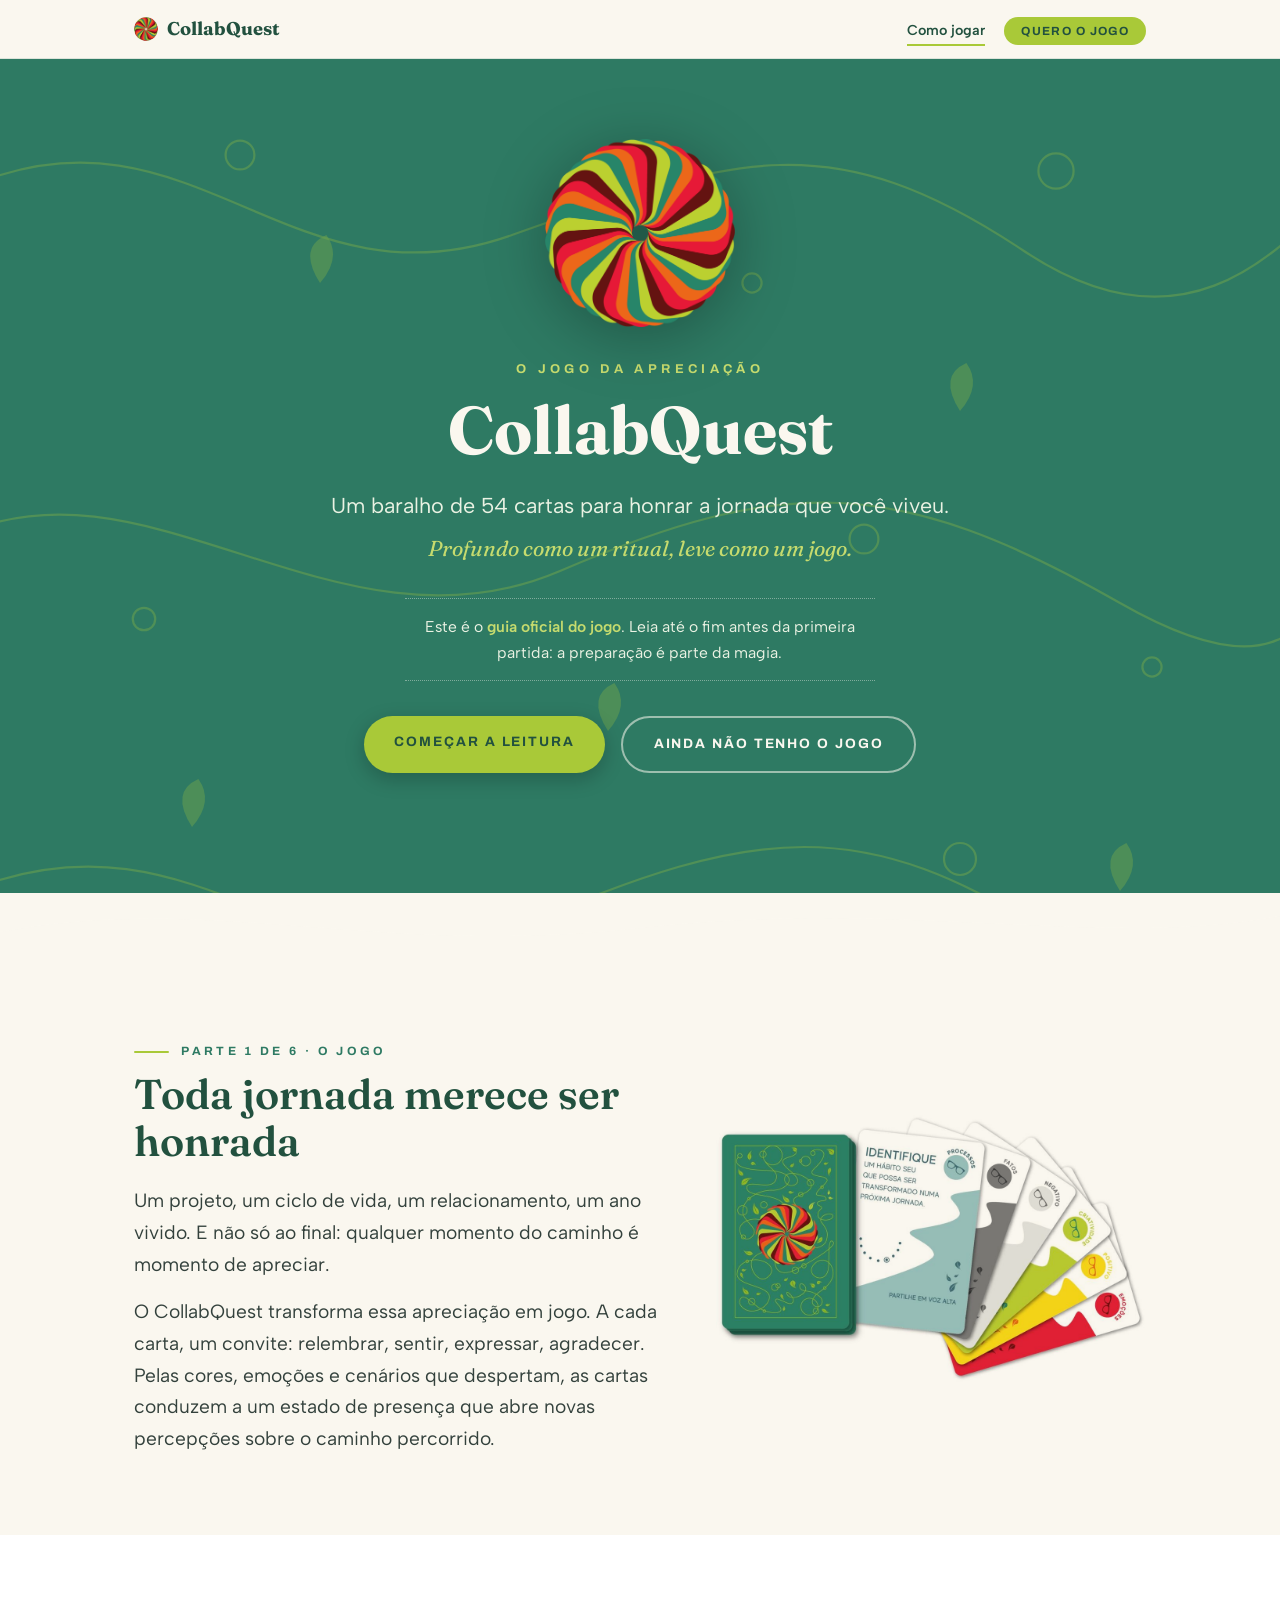
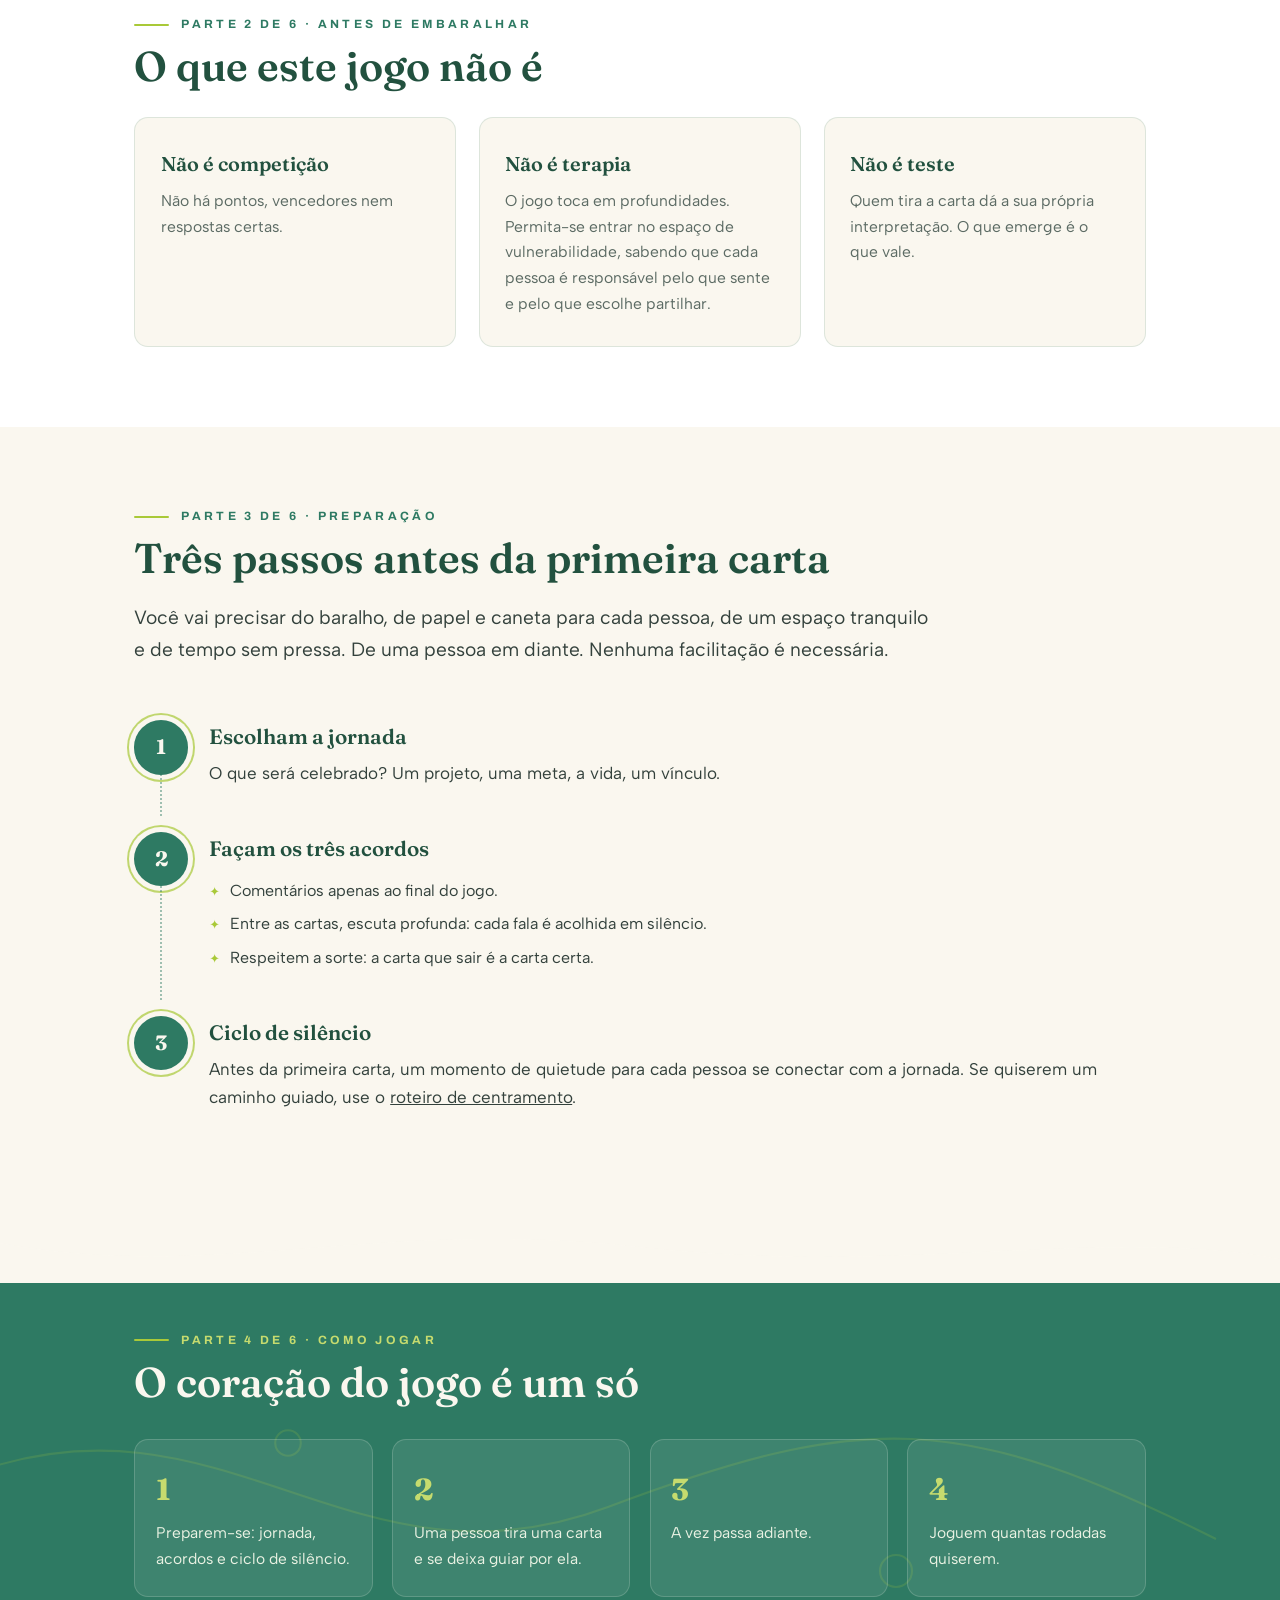
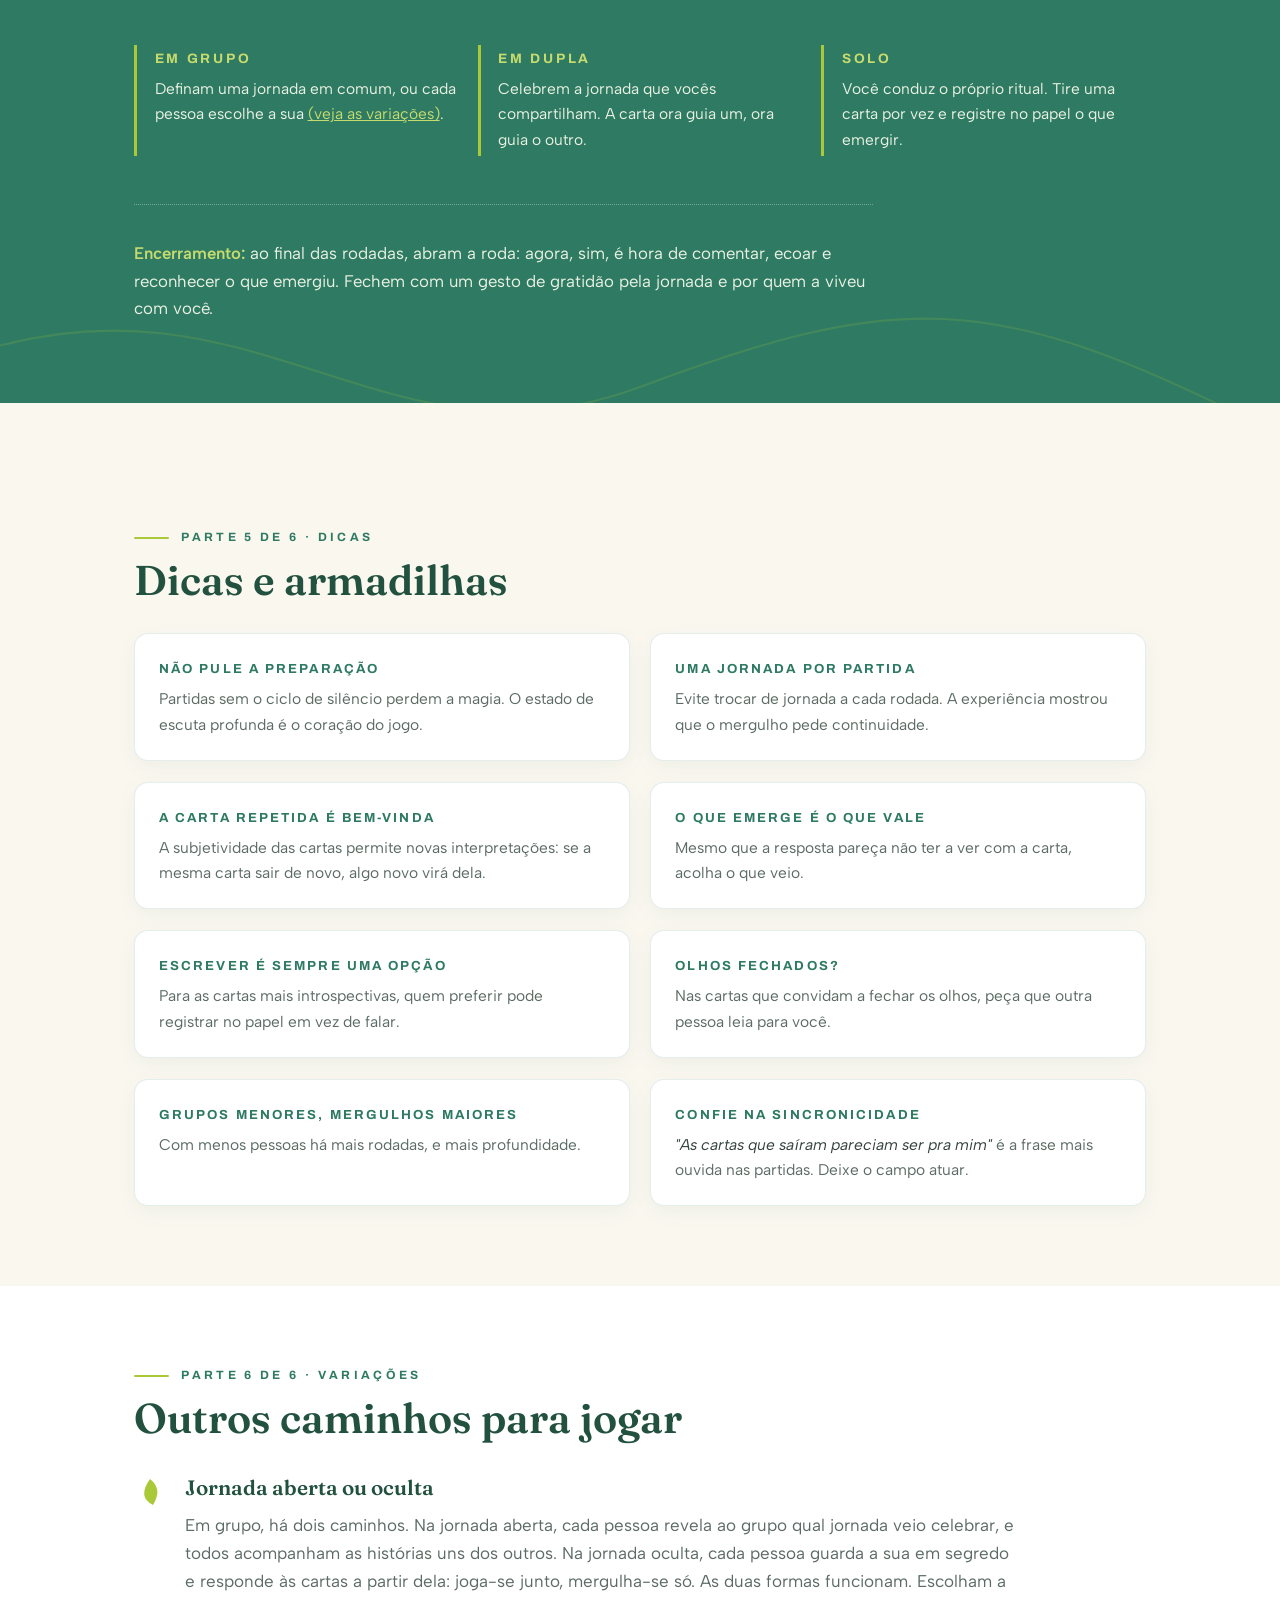
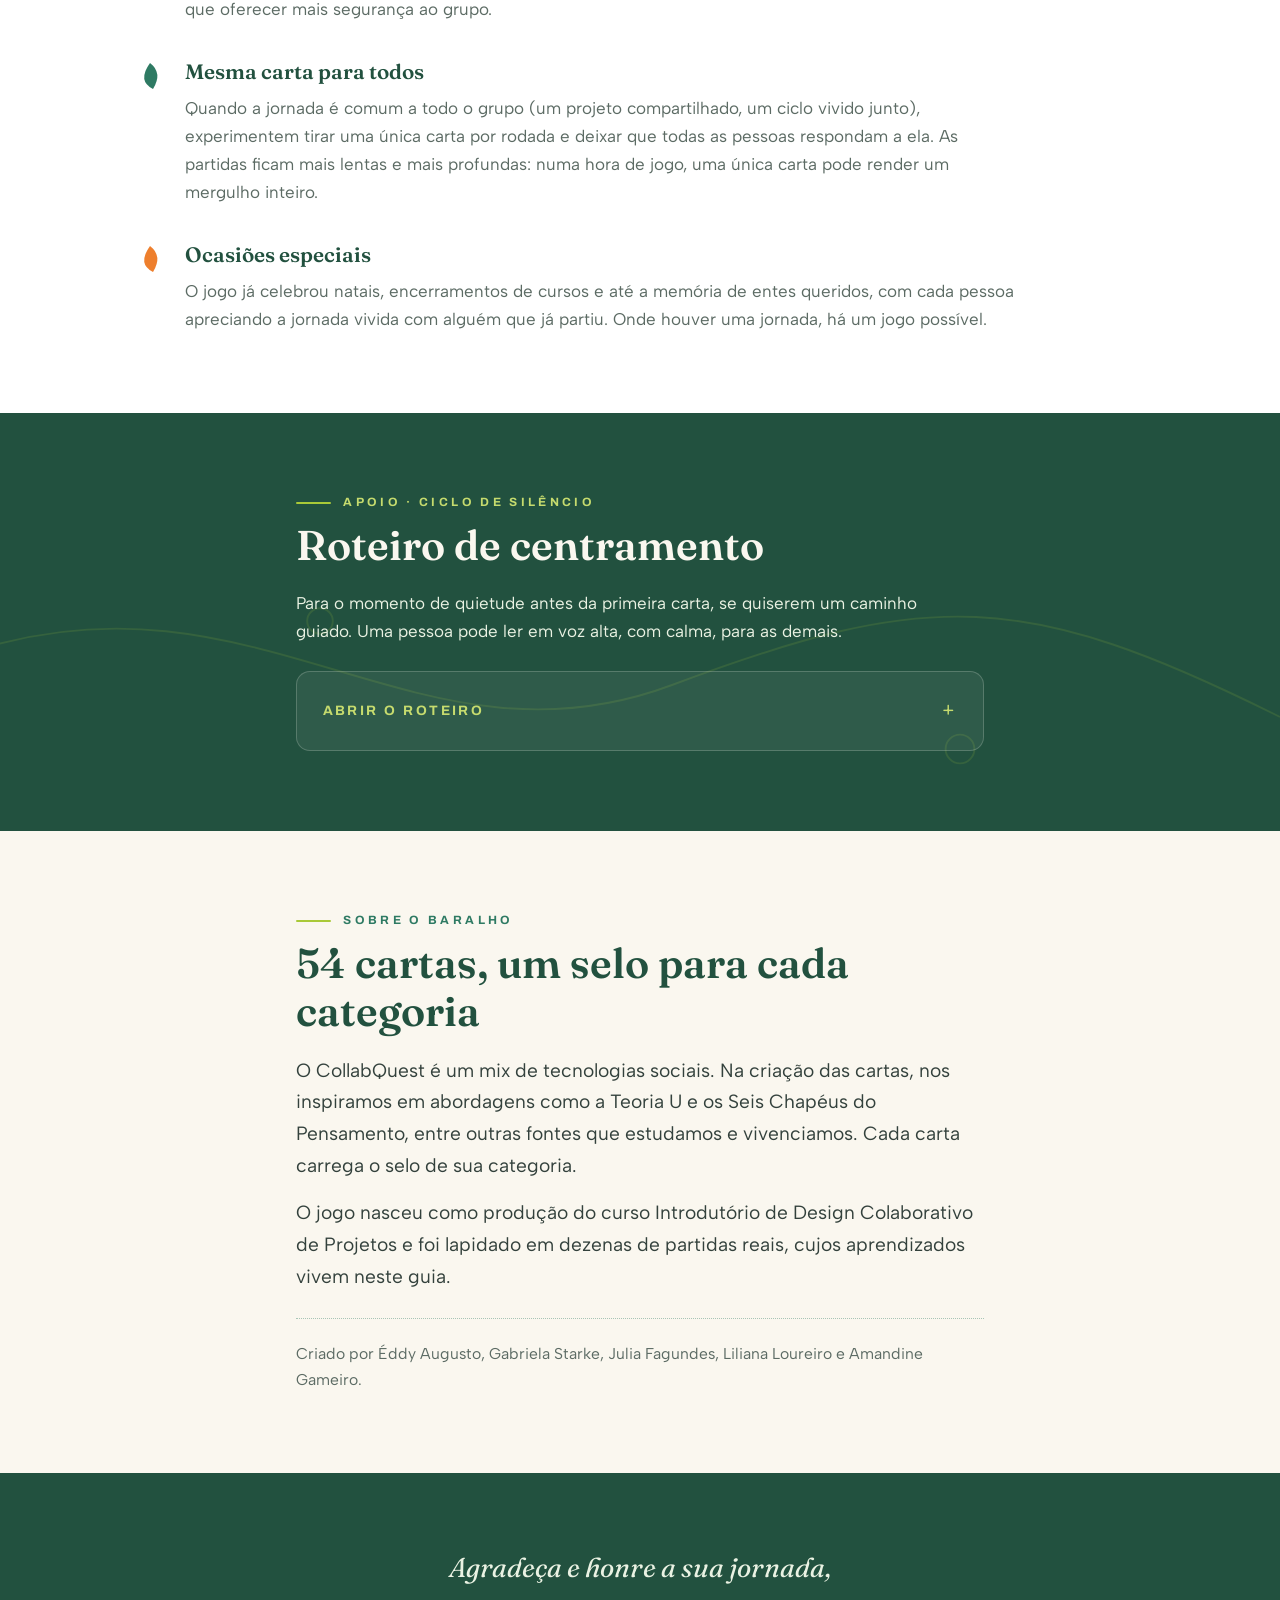
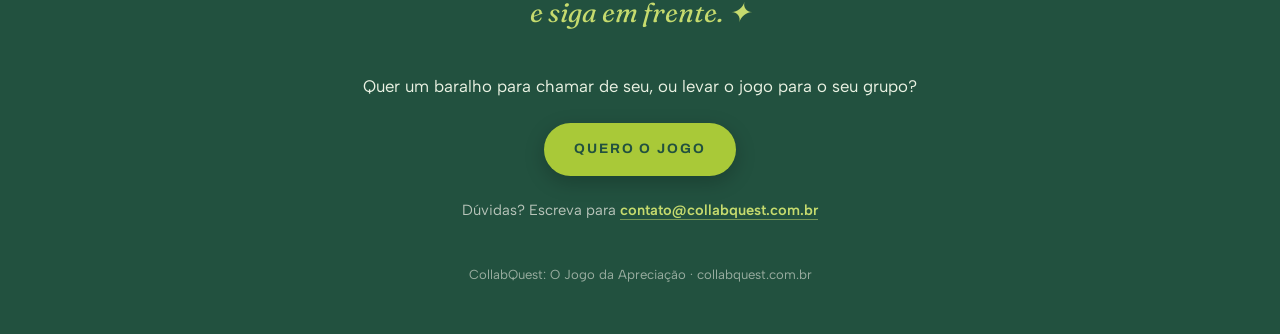
<file: index.html>
<!DOCTYPE html>
<html lang="pt-BR">
<head>
<meta charset="UTF-8">
<meta name="viewport" content="width=device-width, initial-scale=1.0">
<title>Como jogar · CollabQuest: O Jogo da Apreciação</title>
<meta name="description" content="O guia oficial do CollabQuest: preparação, como jogar, dicas, variações e roteiro de centramento. Um baralho de 54 cartas para honrar a jornada que você viveu.">
<link rel="canonical" href="https://collabquest.com.br/">
<link rel="icon" type="image/x-icon" href="/favicon.ico">
<link rel="icon" type="image/png" sizes="256x256" href="/favicon-base.png">
<meta property="og:title" content="CollabQuest: O Jogo da Apreciação · Como jogar">
<meta property="og:description" content="Um baralho de 54 cartas para honrar a jornada que você viveu. Profundo como um ritual, leve como um jogo.">
<meta property="og:url" content="https://collabquest.com.br/">
<meta property="og:type" content="website">
<meta property="og:locale" content="pt_BR">
<meta property="og:image" content="https://collabquest.com.br/caixa-mockup.jpg">
<meta property="og:image:width" content="1200">
<meta property="og:image:height" content="900">
<meta name="twitter:card" content="summary_large_image">
<meta name="twitter:title" content="CollabQuest: O Jogo da Apreciação · Como jogar">
<meta name="twitter:description" content="Um baralho de 54 cartas para honrar a jornada que você viveu.">
<meta name="twitter:image" content="https://collabquest.com.br/caixa-mockup.jpg">
<meta name="theme-color" content="#2E7A63">
<link rel="preconnect" href="https://fonts.googleapis.com">
<link rel="preconnect" href="https://fonts.gstatic.com" crossorigin>
<link href="https://fonts.googleapis.com/css2?family=Fraunces:opsz,wght@9..144,400;9..144,600;9..144,700&family=Albert+Sans:wght@400;500;600&family=Archivo:wght@600;700&display=swap" rel="stylesheet">
<link rel="stylesheet" href="/styles.css">
</head>
<body>

<div id="progresso" aria-hidden="true"></div>
<nav aria-label="Navegação principal">
  <div class="wrap">
    <a class="brand" href="/">
      <img src="/mandala.png" alt="" width="24" height="24" style="border-radius:50%">
      <span>CollabQuest</span>
    </a>
    <ul class="nav-links">
      <li><a href="/" class="ativo" aria-current="page">Como jogar</a></li>
      <li><a class="btn-nav" href="/comprar/">Quero o jogo</a></li>
    </ul>
  </div>
</nav>

<header class="hero" id="topo">
  <svg class="arabesco" aria-hidden="true" preserveAspectRatio="xMidYMid slice" viewBox="0 0 800 600">
    <g fill="none" stroke="#A9C938" stroke-width="1.4" opacity=".55">
      <path d="M-20,80 C120,20 180,160 320,110 S520,40 640,120 820,90 860,60"/>
      <path d="M-30,300 C90,240 210,380 350,320 S560,260 700,340 820,300 860,280"/>
      <path d="M-20,520 C130,460 190,600 330,540 S540,470 660,550 830,520 870,490"/>
      <circle cx="150" cy="60" r="9"/><circle cx="470" cy="140" r="6"/>
      <circle cx="660" cy="70" r="11"/><circle cx="90" cy="350" r="7"/>
      <circle cx="540" cy="300" r="9"/><circle cx="720" cy="380" r="6"/>
      <circle cx="240" cy="560" r="8"/><circle cx="600" cy="500" r="10"/>
    </g>
    <g fill="#A9C938" opacity=".5">
      <path d="M200,140 q14,-16 4,-30 q-18,8 -4,30" /><path d="M600,220 q14,-16 4,-30 q-18,8 -4,30"/>
      <path d="M380,420 q14,-16 4,-30 q-18,8 -4,30"/><path d="M120,480 q14,-16 4,-30 q-18,8 -4,30"/>
      <path d="M700,520 q14,-16 4,-30 q-18,8 -4,30"/>
    </g>
  </svg>
  <div class="hero-inner">
    <img class="mandala" src="/mandala.png" alt="Mandala colorida do CollabQuest" width="190" height="189" fetchpriority="high">
    <p class="sub">O Jogo da Apreciação</p>
    <h1>CollabQuest</h1>
    <p class="tagline">Um baralho de 54 cartas para honrar a jornada que você viveu. <em>Profundo como um ritual, leve como um jogo.</em></p>
    <p class="aviso-guia">Este é o <strong>guia oficial do jogo</strong>. Leia até o fim antes da primeira partida: a preparação é parte da magia.</p>
    <div class="ctas">
      <a class="btn btn-lima" href="#o-jogo">Começar a leitura</a>
      <a class="btn btn-ghost" href="/comprar/">Ainda não tenho o jogo</a>
    </div>
  </div>
</header>
<svg class="onda" viewBox="0 0 1440 70" preserveAspectRatio="none" aria-hidden="true"><path d="M0,70 L0,40 C240,0 420,66 720,36 C1020,6 1240,58 1440,24 L1440,70 Z" fill="#FAF7EF"/></svg>

<section id="o-jogo">
  <div class="wrap">
    <div class="grid">
      <div class="reveal">
        <p class="eyebrow">Parte 1 de 6 · O Jogo</p>
        <h2>Toda jornada merece ser honrada</h2>
        <p class="lead">Um projeto, um ciclo de vida, um relacionamento, um ano vivido. E não só ao final: qualquer momento do caminho é momento de apreciar.</p>
        <p class="lead" style="margin-top:1rem">O CollabQuest transforma essa apreciação em jogo. A cada carta, um convite: relembrar, sentir, expressar, agradecer. Pelas cores, emoções e cenários que despertam, as cartas conduzem a um estado de presença que abre novas percepções sobre o caminho percorrido.</p>
      </div>
      <div class="reveal">
        <img class="img-produto" src="/cartas-leque.jpg" alt="Verso do baralho CollabQuest e um leque de cartas mostrando os selos de categoria: Processos, Fatos, Negativo, Criatividade, Positivo e Emoções" loading="lazy" width="1100" height="682">
      </div>
    </div>
  </div>
</section>

<section class="nao-e" id="nao-e">
  <div class="wrap">
    <p class="eyebrow reveal">Parte 2 de 6 · Antes de embaralhar</p>
    <h2 class="reveal">O que este jogo não é</h2>
    <div class="tres">
      <div class="tile reveal">
        <h3>Não é competição</h3>
        <p>Não há pontos, vencedores nem respostas certas.</p>
      </div>
      <div class="tile reveal">
        <h3>Não é terapia</h3>
        <p>O jogo toca em profundidades. Permita-se entrar no espaço de vulnerabilidade, sabendo que cada pessoa é responsável pelo que sente e pelo que escolhe partilhar.</p>
      </div>
      <div class="tile reveal">
        <h3>Não é teste</h3>
        <p>Quem tira a carta dá a sua própria interpretação. O que emerge é o que vale.</p>
      </div>
    </div>
  </div>
</section>

<section id="preparacao">
  <div class="wrap">
    <p class="eyebrow reveal">Parte 3 de 6 · Preparação</p>
    <h2 class="reveal">Três passos antes da primeira carta</h2>
    <p class="lead reveal">Você vai precisar do baralho, de papel e caneta para cada pessoa, de um espaço tranquilo e de tempo sem pressa. De uma pessoa em diante. Nenhuma facilitação é necessária.</p>
    <ol class="passos">
      <li class="passo reveal">
        <span class="marcador" aria-hidden="true">1</span>
        <div>
          <h3>Escolham a jornada</h3>
          <p>O que será celebrado? Um projeto, uma meta, a vida, um vínculo.</p>
        </div>
      </li>
      <li class="passo reveal">
        <span class="marcador" aria-hidden="true">2</span>
        <div>
          <h3>Façam os três acordos</h3>
          <ul class="acordos">
            <li>Comentários apenas ao final do jogo.</li>
            <li>Entre as cartas, escuta profunda: cada fala é acolhida em silêncio.</li>
            <li>Respeitem a sorte: a carta que sair é a carta certa.</li>
          </ul>
        </div>
      </li>
      <li class="passo reveal">
        <span class="marcador" aria-hidden="true">3</span>
        <div>
          <h3>Ciclo de silêncio</h3>
          <p>Antes da primeira carta, um momento de quietude para cada pessoa se conectar com a jornada. Se quiserem um caminho guiado, use o <a href="#centramento">roteiro de centramento</a>.</p>
        </div>
      </li>
    </ol>
  </div>
</section>

<svg class="onda baixo" viewBox="0 0 1440 70" preserveAspectRatio="none" aria-hidden="true"><path d="M0,70 L0,40 C240,0 420,66 720,36 C1020,6 1240,58 1440,24 L1440,70 Z" fill="#FAF7EF"/></svg>
<section class="jogar" id="como-jogar" style="padding-top:3rem">
  <svg class="arabesco" aria-hidden="true" preserveAspectRatio="xMidYMid slice" viewBox="0 0 800 600">
    <g fill="none" stroke="#A9C938" stroke-width="1.3" opacity=".5">
      <path d="M-20,120 C140,60 220,200 380,140 S600,80 760,160"/>
      <path d="M-20,420 C160,360 240,500 400,440 S620,380 780,460"/>
      <circle cx="180" cy="100" r="8"/><circle cx="560" cy="180" r="10"/><circle cx="320" cy="460" r="7"/>
    </g>
  </svg>
  <div class="wrap">
    <p class="eyebrow reveal">Parte 4 de 6 · Como jogar</p>
    <h2 class="reveal">O coração do jogo é um só</h2>
    <div class="coracao">
      <div class="reveal"><p>Preparem-se: jornada, acordos e ciclo de silêncio.</p></div>
      <div class="reveal"><p>Uma pessoa tira uma carta e se deixa guiar por ela.</p></div>
      <div class="reveal"><p>A vez passa adiante.</p></div>
      <div class="reveal"><p>Joguem quantas rodadas quiserem.</p></div>
    </div>
    <div class="formatos">
      <div class="formato reveal">
        <h3>Em grupo</h3>
        <p>Definam uma jornada em comum, ou cada pessoa escolhe a sua <a href="#variacoes" style="color:var(--lima-suave)">(veja as variações)</a>.</p>
      </div>
      <div class="formato reveal">
        <h3>Em dupla</h3>
        <p>Celebrem a jornada que vocês compartilham. A carta ora guia um, ora guia o outro.</p>
      </div>
      <div class="formato reveal">
        <h3>Solo</h3>
        <p>Você conduz o próprio ritual. Tire uma carta por vez e registre no papel o que emergir.</p>
      </div>
    </div>
    <p class="fecho reveal"><strong>Encerramento:</strong> ao final das rodadas, abram a roda: agora, sim, é hora de comentar, ecoar e reconhecer o que emergiu. Fechem com um gesto de gratidão pela jornada e por quem a viveu com você.</p>
  </div>
</section>
<svg class="onda" viewBox="0 0 1440 70" preserveAspectRatio="none" aria-hidden="true"><path d="M0,70 L0,40 C240,0 420,66 720,36 C1020,6 1240,58 1440,24 L1440,70 Z" fill="#FAF7EF"/></svg>

<section id="dicas" style="padding-top:3.5rem">
  <div class="wrap">
    <p class="eyebrow reveal">Parte 5 de 6 · Dicas</p>
    <h2 class="reveal">Dicas e armadilhas</h2>
    <div class="dicas-grid">
      <div class="dica reveal"><h3>Não pule a preparação</h3><p>Partidas sem o ciclo de silêncio perdem a magia. O estado de escuta profunda é o coração do jogo.</p></div>
      <div class="dica reveal"><h3>Uma jornada por partida</h3><p>Evite trocar de jornada a cada rodada. A experiência mostrou que o mergulho pede continuidade.</p></div>
      <div class="dica reveal"><h3>A carta repetida é bem-vinda</h3><p>A subjetividade das cartas permite novas interpretações: se a mesma carta sair de novo, algo novo virá dela.</p></div>
      <div class="dica reveal"><h3>O que emerge é o que vale</h3><p>Mesmo que a resposta pareça não ter a ver com a carta, acolha o que veio.</p></div>
      <div class="dica reveal"><h3>Escrever é sempre uma opção</h3><p>Para as cartas mais introspectivas, quem preferir pode registrar no papel em vez de falar.</p></div>
      <div class="dica reveal"><h3>Olhos fechados?</h3><p>Nas cartas que convidam a fechar os olhos, peça que outra pessoa leia para você.</p></div>
      <div class="dica reveal"><h3>Grupos menores, mergulhos maiores</h3><p>Com menos pessoas há mais rodadas, e mais profundidade.</p></div>
      <div class="dica reveal"><h3>Confie na sincronicidade</h3><p><em>"As cartas que saíram pareciam ser pra mim"</em> é a frase mais ouvida nas partidas. Deixe o campo atuar.</p></div>
    </div>
  </div>
</section>

<section class="variacoes" id="variacoes">
  <div class="wrap">
    <p class="eyebrow reveal">Parte 6 de 6 · Variações</p>
    <h2 class="reveal">Outros caminhos para jogar</h2>
    <div class="var-lista">
      <div class="var-item reveal">
        <svg class="folha" viewBox="0 0 32 32" aria-hidden="true"><path d="M16,3 q13,10 3,26 q-16,-8 -3,-26" fill="#A9C938"/></svg>
        <div>
          <h3>Jornada aberta ou oculta</h3>
          <p>Em grupo, há dois caminhos. Na jornada aberta, cada pessoa revela ao grupo qual jornada veio celebrar, e todos acompanham as histórias uns dos outros. Na jornada oculta, cada pessoa guarda a sua em segredo e responde às cartas a partir dela: joga-se junto, mergulha-se só. As duas formas funcionam. Escolham a que oferecer mais segurança ao grupo.</p>
        </div>
      </div>
      <div class="var-item reveal">
        <svg class="folha" viewBox="0 0 32 32" aria-hidden="true"><path d="M16,3 q13,10 3,26 q-16,-8 -3,-26" fill="#2E7A63"/></svg>
        <div>
          <h3>Mesma carta para todos</h3>
          <p>Quando a jornada é comum a todo o grupo (um projeto compartilhado, um ciclo vivido junto), experimentem tirar uma única carta por rodada e deixar que todas as pessoas respondam a ela. As partidas ficam mais lentas e mais profundas: numa hora de jogo, uma única carta pode render um mergulho inteiro.</p>
        </div>
      </div>
      <div class="var-item reveal">
        <svg class="folha" viewBox="0 0 32 32" aria-hidden="true"><path d="M16,3 q13,10 3,26 q-16,-8 -3,-26" fill="#EE7F2D"/></svg>
        <div>
          <h3>Ocasiões especiais</h3>
          <p>O jogo já celebrou natais, encerramentos de cursos e até a memória de entes queridos, com cada pessoa apreciando a jornada vivida com alguém que já partiu. Onde houver uma jornada, há um jogo possível.</p>
        </div>
      </div>
    </div>
  </div>
</section>

<section class="centramento" id="centramento">
  <svg class="arabesco" aria-hidden="true" preserveAspectRatio="xMidYMid slice" viewBox="0 0 800 600">
    <g fill="none" stroke="#A9C938" stroke-width="1.2" opacity=".5">
      <path d="M-20,150 C160,90 260,230 420,170 S640,110 800,190"/>
      <path d="M-20,450 C180,390 260,530 420,470 S660,410 820,490"/>
      <circle cx="200" cy="130" r="8"/><circle cx="600" cy="210" r="9"/><circle cx="360" cy="490" r="7"/>
    </g>
  </svg>
  <div class="wrap">
    <p class="eyebrow reveal">Apoio · Ciclo de silêncio</p>
    <h2 class="reveal">Roteiro de centramento</h2>
    <p class="reveal" style="color:#EAF2E3;max-width:40em">Para o momento de quietude antes da primeira carta, se quiserem um caminho guiado. Uma pessoa pode ler em voz alta, com calma, para as demais.</p>
    <details class="reveal">
      <summary>Abrir o roteiro</summary>
      <div class="roteiro">
        <p>Acalme-se e conecte-se com o seu corpo. Sinta onde ele toca a cadeira ou o chão.</p>
        <p>Note o seu peso e como a Terra lhe dá suporte. Se fosse uma pessoa oferecendo esse apoio, você o chamaria de amor incondicional.</p>
        <p>Respire profundamente. Escute a diferença de tom e sinta a diferença de temperatura entre a inspiração e a expiração: esse calor vem do Sol. Você é a dança dos ciclos da Terra com a energia do Sol.</p>
        <p>Você consegue escutar as batidas do seu coração? Elas estão com você desde antes de nascer.</p>
        <p>Encontre o ponto onde a energia no seu corpo é mais forte. Inspire para dentro dele, relaxe, e expire a tensão para fora.</p>
        <p>Agora, deixe vir a jornada a ser apreciada.</p>
      </div>
    </details>
  </div>
</section>

<section class="sobre" id="baralho">
  <div class="wrap">
    <p class="eyebrow reveal">Sobre o baralho</p>
    <h2 class="reveal">54 cartas, um selo para cada categoria</h2>
    <p class="lead reveal">O CollabQuest é um mix de tecnologias sociais. Na criação das cartas, nos inspiramos em abordagens como a Teoria U e os Seis Chapéus do Pensamento, entre outras fontes que estudamos e vivenciamos. Cada carta carrega o selo de sua categoria.</p>
    <p class="lead reveal" style="margin-top:1rem">O jogo nasceu como produção do curso Introdutório de Design Colaborativo de Projetos e foi lapidado em dezenas de partidas reais, cujos aprendizados vivem neste guia.</p>
    <p class="creditos reveal">Criado por Éddy Augusto, Gabriela Starke, Julia Fagundes, Liliana Loureiro e Amandine Gameiro.</p>
  </div>
</section>

<footer id="contato">
  <p class="despedida">Agradeça e honre a sua jornada,<br><span>e siga em frente. ✦</span></p>
  <div class="contato">
    <p class="contato-txt">Quer um baralho para chamar de seu, ou levar o jogo para o seu grupo?</p>
    <div class="ctas">
      <a class="btn btn-lima" href="/comprar/">Quero o jogo</a>
    </div>
    <p class="contato-mail">Dúvidas? Escreva para <a href="mailto:contato@collabquest.com.br">contato@collabquest.com.br</a></p>
  </div>
  <p class="fim">CollabQuest: O Jogo da Apreciação · collabquest.com.br</p>
</footer>

<script>
const io=new IntersectionObserver(es=>{es.forEach(e=>{if(e.isIntersecting){e.target.classList.add('on');io.unobserve(e.target)}})},{threshold:.12});
document.querySelectorAll('.reveal').forEach(el=>io.observe(el));
const pb=document.getElementById('progresso');
const upd=()=>{const d=document.documentElement;pb.style.width=(d.scrollTop/(d.scrollHeight-d.clientHeight)*100)+'%'};
addEventListener('scroll',upd,{passive:true});upd();
</script>
</body>
</html>
</file>
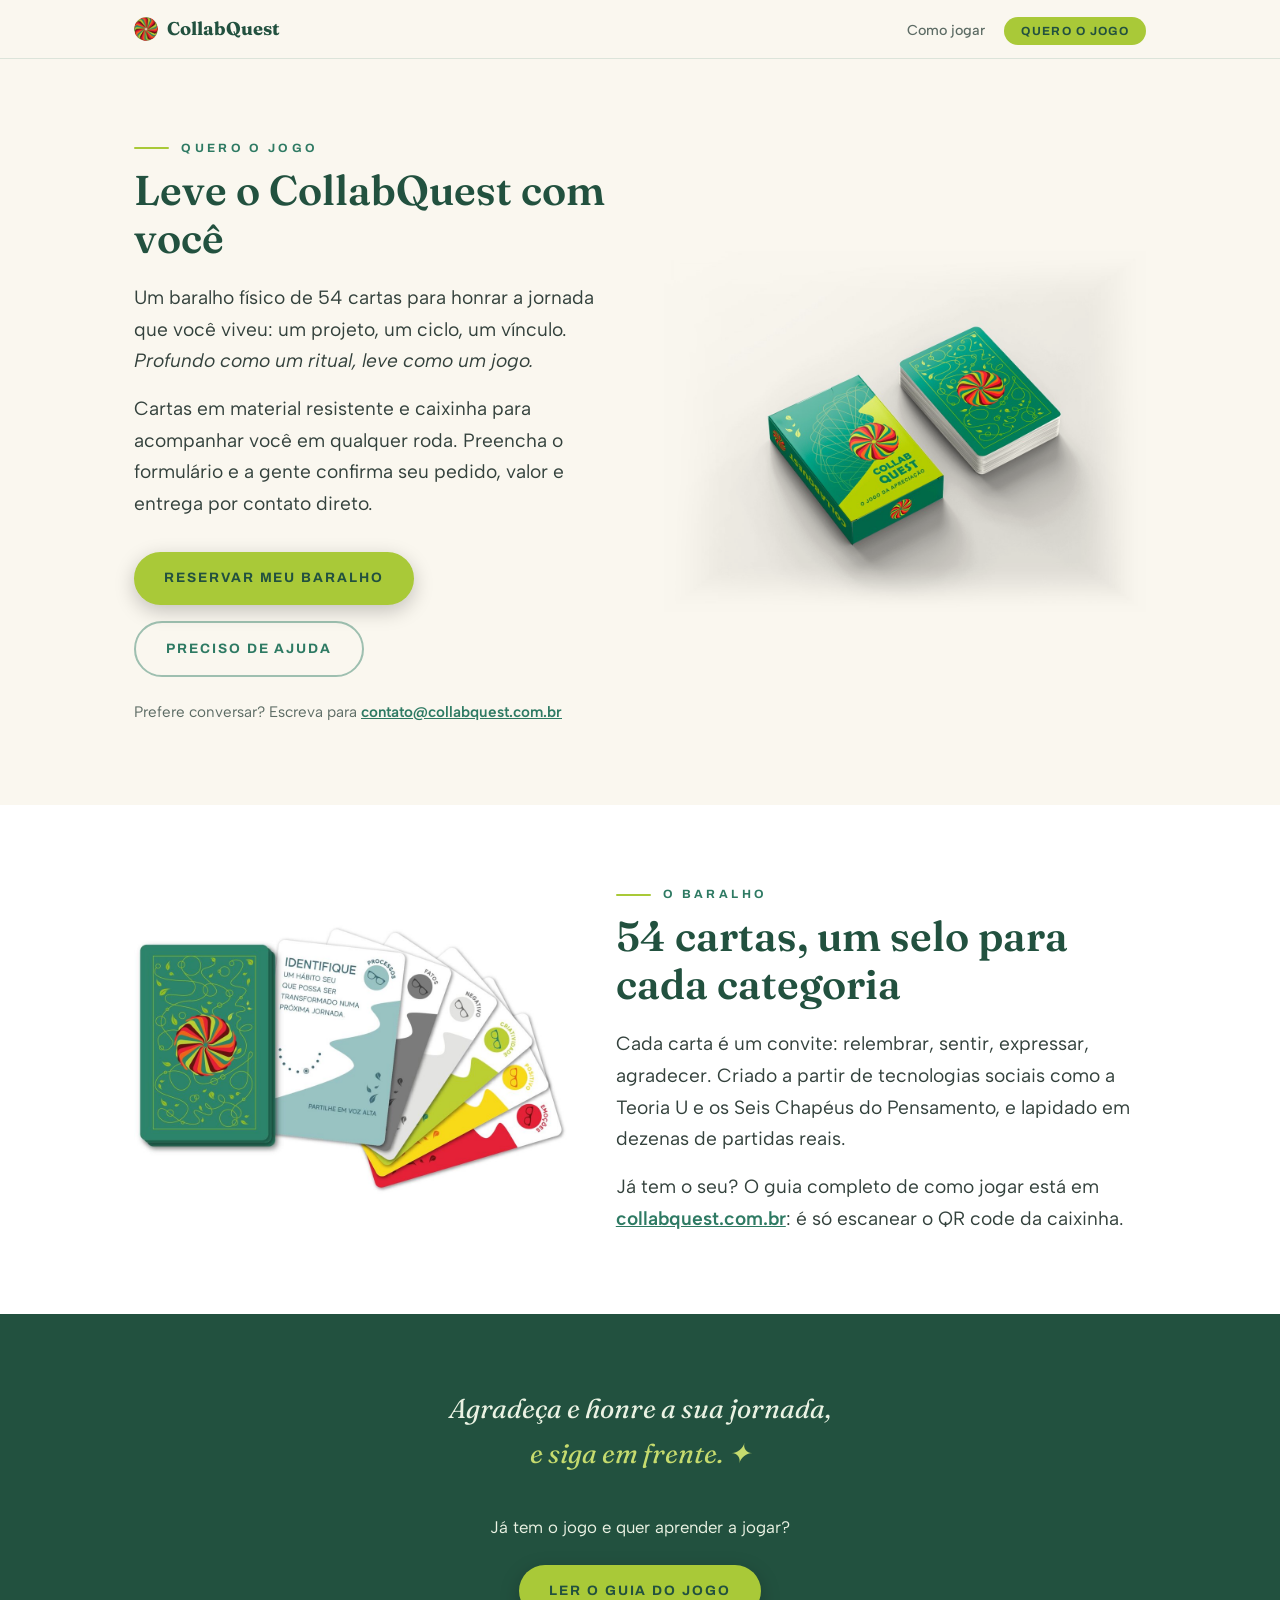
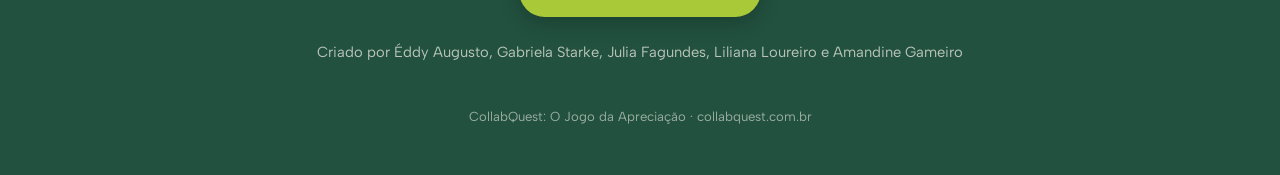
<file: comprar/index.html>
<!DOCTYPE html>
<html lang="pt-BR">
<head>
<meta charset="UTF-8">
<meta name="viewport" content="width=device-width, initial-scale=1.0">
<title>Quero o jogo · CollabQuest: O Jogo da Apreciação</title>
<meta name="description" content="Garanta o seu CollabQuest: baralho físico de 54 cartas para honrar a jornada que você viveu. Primeira tiragem limitada.">
<link rel="canonical" href="https://collabquest.com.br/comprar/">
<link rel="icon" type="image/x-icon" href="/favicon.ico">
<link rel="icon" type="image/png" sizes="256x256" href="/favicon-base.png">
<meta property="og:title" content="Quero o CollabQuest · O Jogo da Apreciação">
<meta property="og:description" content="Baralho físico de 54 cartas para honrar a jornada que você viveu. Primeira tiragem limitada.">
<meta property="og:url" content="https://collabquest.com.br/comprar/">
<meta property="og:type" content="website">
<meta property="og:locale" content="pt_BR">
<meta property="og:image" content="https://collabquest.com.br/caixa-mockup.jpg">
<meta property="og:image:width" content="1200">
<meta property="og:image:height" content="900">
<meta name="twitter:card" content="summary_large_image">
<meta name="twitter:title" content="Quero o CollabQuest · O Jogo da Apreciação">
<meta name="twitter:description" content="Baralho físico de 54 cartas para honrar a jornada que você viveu.">
<meta name="twitter:image" content="https://collabquest.com.br/caixa-mockup.jpg">
<meta name="theme-color" content="#2E7A63">
<link rel="preconnect" href="https://fonts.googleapis.com">
<link rel="preconnect" href="https://fonts.gstatic.com" crossorigin>
<link href="https://fonts.googleapis.com/css2?family=Fraunces:opsz,wght@9..144,400;9..144,600;9..144,700&family=Albert+Sans:wght@400;500;600&family=Archivo:wght@600;700&display=swap" rel="stylesheet">
<link rel="stylesheet" href="/styles.css">
</head>
<body>

<nav aria-label="Navegação principal">
  <div class="wrap">
    <a class="brand" href="/">
      <img src="/mandala.png" alt="" width="24" height="24" style="border-radius:50%">
      <span>CollabQuest</span>
    </a>
    <ul class="nav-links">
      <li><a href="/">Como jogar</a></li>
      <li><a class="btn-nav" href="/comprar/" aria-current="page">Quero o jogo</a></li>
    </ul>
  </div>
</nav>

<section class="comprar-hero" id="topo">
  <div class="wrap">
    <div class="grid">
      <div class="reveal">
        <p class="eyebrow">Quero o jogo</p>
        <h2>Leve o CollabQuest com você</h2>
        <p class="lead">Um baralho físico de 54 cartas para honrar a jornada que você viveu: um projeto, um ciclo, um vínculo. <em>Profundo como um ritual, leve como um jogo.</em></p>
        <p class="lead" style="margin-top:1rem">Cartas em material resistente e caixinha para acompanhar você em qualquer roda. Preencha o formulário e a gente confirma seu pedido, valor e entrega por contato direto.</p>
        <div class="ctas">
          <a class="btn btn-lima" id="btn-reservar" href="https://namesmapagina.notion.site/ebd//9c552eb66ca7495d960dfb83637842a4">Reservar meu baralho</a>
          <a class="btn btn-ghost-verde" href="https://namesmapagina.notion.site/ebd//f9532771e380442aba42dc6016d8706b" target="_blank" rel="noopener">Preciso de ajuda</a>
        </div>
        <p class="nota">Prefere conversar? Escreva para <a href="mailto:contato@collabquest.com.br">contato@collabquest.com.br</a></p>
      </div>
      <div class="reveal">
        <img class="img-produto" src="/caixa-mockup.jpg" alt="Caixa do CollabQuest ao lado do baralho com verso verde e mandala colorida" fetchpriority="high" width="1200" height="900">
      </div>
    </div>
    <div class="form-embed" id="form-embed" hidden>
      <p class="form-embed-titulo">Preencha para reservar seu baralho</p>
      <iframe id="form-embed-iframe" width="100%" height="600" frameborder="0" allowfullscreen title="Formulário de reserva do CollabQuest"></iframe>
    </div>
  </div>
</section>

<section class="baralho-foto">
  <div class="wrap">
    <div class="grid">
      <div class="reveal">
        <img class="img-produto" src="/cartas-leque.jpg" alt="Leque de cartas do CollabQuest mostrando os selos de categoria: Processos, Fatos, Negativo, Criatividade, Positivo e Emoções" loading="lazy" width="1100" height="682">
      </div>
      <div class="reveal">
        <p class="eyebrow">O Baralho</p>
        <h2>54 cartas, um selo para cada categoria</h2>
        <p class="lead">Cada carta é um convite: relembrar, sentir, expressar, agradecer. Criado a partir de tecnologias sociais como a Teoria U e os Seis Chapéus do Pensamento, e lapidado em dezenas de partidas reais.</p>
        <p class="lead" style="margin-top:1rem">Já tem o seu? O guia completo de como jogar está em <a href="/" style="color:var(--verde-mata);font-weight:600">collabquest.com.br</a>: é só escanear o QR code da caixinha.</p>
      </div>
    </div>
  </div>
</section>

<footer id="contato">
  <p class="despedida">Agradeça e honre a sua jornada,<br><span>e siga em frente. ✦</span></p>
  <div class="contato">
    <p class="contato-txt">Já tem o jogo e quer aprender a jogar?</p>
    <div class="ctas">
      <a class="btn btn-lima" href="/">Ler o guia do jogo</a>
    </div>
    <p class="contato-mail">Criado por Éddy Augusto, Gabriela Starke, Julia Fagundes, Liliana Loureiro e Amandine Gameiro</p>
  </div>
  <p class="fim">CollabQuest: O Jogo da Apreciação · collabquest.com.br</p>
</footer>

<script>
const io=new IntersectionObserver(es=>{es.forEach(e=>{if(e.isIntersecting){e.target.classList.add('on');io.unobserve(e.target)}})},{threshold:.12});
document.querySelectorAll('.reveal').forEach(el=>io.observe(el));

document.getElementById('btn-reservar').addEventListener('click', function(e){
  e.preventDefault();
  const wrap = document.getElementById('form-embed');
  const iframe = document.getElementById('form-embed-iframe');
  if(!iframe.src) iframe.src = this.href;
  wrap.hidden = false;
  wrap.scrollIntoView({behavior:'smooth', block:'start'});
});
</script>
</body>
</html>
</file>
<file: styles.css>
:root{
  --verde-mata:#2E7A63;
  --verde-noite:#22513F;
  --lima:#A9C938;
  --lima-suave:#C6DB6E;
  --creme:#FAF7EF;
  --papel:#FFFFFF;
  --tinta:#33413C;
  --tinta-suave:#5C6B64;
  --vermelho:#D9394C;
  --laranja:#EE7F2D;
  --vinho:#6E2230;
  --max:1060px;
}
*{margin:0;padding:0;box-sizing:border-box}
html{scroll-behavior:smooth}
@media (prefers-reduced-motion:reduce){
  html{scroll-behavior:auto}
  *,*::before,*::after{animation:none!important;transition:none!important}
  .mandala{animation:girar 90s linear infinite!important}
}
body{
  font-family:'Albert Sans',system-ui,sans-serif;
  color:var(--tinta);
  background:var(--creme);
  line-height:1.65;
  font-size:1.0625rem;
}
::selection{background:var(--lima);color:var(--verde-noite)}
a{color:inherit}
img{max-width:100%;height:auto;display:block}

/* ---------- Utilidades ---------- */
.wrap{max-width:var(--max);margin:0 auto;padding:0 1.5rem}
.eyebrow{
  font-family:'Archivo',sans-serif;font-weight:700;font-size:.75rem;
  letter-spacing:.28em;text-transform:uppercase;color:var(--verde-mata);
  display:flex;align-items:center;gap:.75rem;
}
.eyebrow::before{content:"";width:2.2rem;height:2px;background:var(--lima);border-radius:2px;flex:none}
h2{
  font-family:'Fraunces',serif;font-weight:600;font-size:clamp(1.8rem,3.6vw,2.6rem);
  line-height:1.15;color:var(--verde-noite);margin:.55rem 0 1.2rem;
}
.lead{font-size:clamp(1.05rem,1.6vw,1.2rem);max-width:42em}
section{padding:5rem 0}
.reveal{opacity:0;transform:translateY(18px);transition:opacity .7s ease,transform .7s ease}
.reveal.on{opacity:1;transform:none}

/* ---------- Nav ---------- */
nav{
  position:sticky;top:0;z-index:50;
  background:rgba(250,247,239,.92);backdrop-filter:blur(8px);
  border-bottom:1px solid rgba(46,122,99,.15);
}
nav .wrap{display:flex;align-items:center;justify-content:space-between;height:3.6rem}
.brand{
  font-family:'Fraunces',serif;font-weight:700;font-size:1.15rem;color:var(--verde-noite);
  text-decoration:none;display:flex;align-items:center;gap:.55rem;
}
.nav-links{display:flex;gap:1.2rem;list-style:none;align-items:center}
.nav-links a{
  text-decoration:none;font-size:.9rem;font-weight:500;color:var(--tinta-suave);
  padding:.3rem 0;border-bottom:2px solid transparent;transition:color .2s,border-color .2s;
}
.nav-links a:hover,.nav-links a:focus-visible{color:var(--verde-mata);border-color:var(--lima)}
.nav-links a.ativo{color:var(--verde-noite);border-color:var(--lima);font-weight:600}
.nav-links a.btn-nav{
  font-family:'Archivo',sans-serif;font-weight:700;font-size:.74rem;
  letter-spacing:.12em;text-transform:uppercase;
  background:var(--lima);color:var(--verde-noite);
  padding:.5rem 1.05rem;border-radius:999px;border-bottom:none;
  transition:transform .2s,box-shadow .2s;
}
.nav-links a.btn-nav:hover{transform:translateY(-1px);box-shadow:0 4px 14px rgba(46,122,99,.25);color:var(--verde-noite)}
a:focus-visible,button:focus-visible,summary:focus-visible{outline:3px solid var(--lima);outline-offset:3px;border-radius:4px}
@media(max-width:520px){
  .brand span{display:none}
  .nav-links{gap:.9rem}
}

/* ---------- Hero ---------- */
header.hero{
  background:var(--verde-mata);color:var(--creme);
  position:relative;overflow:hidden;text-align:center;
  padding:5rem 1.5rem 7.5rem;
}
.hero .arabesco{position:absolute;inset:0;opacity:.5;pointer-events:none}
.hero-inner{position:relative;max-width:44rem;margin:0 auto}
.mandala{width:clamp(140px,20vw,190px);height:auto;margin:0 auto 2rem;filter:drop-shadow(0 10px 30px rgba(0,0,0,.28));animation:girar 90s linear infinite}
@keyframes girar{to{transform:rotate(360deg)}}
.hero .sub{
  font-family:'Archivo',sans-serif;font-weight:700;font-size:.8rem;
  letter-spacing:.34em;text-transform:uppercase;color:var(--lima-suave);margin-bottom:.9rem;
}
h1{font-family:'Fraunces',serif;font-weight:700;font-size:clamp(2.6rem,6.5vw,4.2rem);line-height:1.05}
.hero .tagline{
  font-size:clamp(1.1rem,2vw,1.35rem);margin:1.4rem auto 0;max-width:34em;
  color:#EAF2E3;font-weight:400;
}
.hero .tagline em{display:block;margin-top:.35em;font-family:'Fraunces',serif;font-style:italic;color:var(--lima-suave)}
.hero .aviso-guia{
  margin:2rem auto 2.2rem;max-width:30em;font-size:.98rem;color:#EAF2E3;
  border-top:1px dotted rgba(250,247,239,.4);border-bottom:1px dotted rgba(250,247,239,.4);
  padding:.9rem 0;
}
.hero .aviso-guia strong{color:var(--lima-suave);font-weight:600}
.ctas{display:flex;gap:1rem;justify-content:center;flex-wrap:wrap}
.btn{
  font-family:'Archivo',sans-serif;font-weight:700;font-size:.85rem;
  letter-spacing:.14em;text-transform:uppercase;text-decoration:none;
  padding:.95rem 1.9rem;border-radius:999px;transition:transform .2s,box-shadow .2s;
  display:inline-block;
}
.btn:hover{transform:translateY(-2px)}
.btn-lima{background:var(--lima);color:var(--verde-noite);box-shadow:0 6px 20px rgba(0,0,0,.22)}
.btn-ghost{border:2px solid rgba(250,247,239,.55);color:var(--creme)}
.btn-ghost:hover{border-color:var(--lima-suave);color:var(--lima-suave)}
.btn-ghost-verde{border:2px solid rgba(46,122,99,.45);color:var(--verde-mata)}
.btn-ghost-verde:hover{border-color:var(--verde-mata)}

/* onda divisória */
.onda{display:block;width:100%;height:70px;margin-top:-1px}
.onda.baixo{transform:scaleY(-1)}

/* ---------- Imagens de produto (sem moldura, fundo integrado) ---------- */
.img-produto{mix-blend-mode:multiply}

/* ---------- O Jogo ---------- */
#o-jogo .grid{display:grid;grid-template-columns:1.1fr .9fr;gap:3.5rem;align-items:center}
@media(max-width:820px){#o-jogo .grid{grid-template-columns:1fr}}

/* ---------- Não é ---------- */
.nao-e{background:var(--papel)}
.tres{display:grid;grid-template-columns:repeat(3,1fr);gap:1.4rem;margin-top:1.6rem}
@media(max-width:820px){.tres{grid-template-columns:1fr}}
.tile{
  background:var(--creme);border-radius:14px;padding:1.8rem 1.6rem;
  border:1px solid rgba(46,122,99,.14);
}
.tile h3{font-family:'Fraunces',serif;font-weight:600;font-size:1.25rem;color:var(--verde-noite);margin-bottom:.5rem}
.tile p{font-size:.98rem;color:var(--tinta-suave)}

/* ---------- Preparação ---------- */
.passos{list-style:none;margin-top:2rem;display:grid;gap:0;position:relative}
.passo{
  display:grid;grid-template-columns:3.4rem 1fr;gap:1.3rem;padding:1.4rem 0;position:relative;
}
.passo:not(:last-child)::after{
  content:"";position:absolute;left:1.65rem;top:4.6rem;bottom:-.4rem;width:0;
  border-left:2px dotted rgba(46,122,99,.45);
}
.marcador{
  width:3.4rem;height:3.4rem;border-radius:50%;flex:none;
  background:var(--verde-mata);color:var(--creme);
  display:flex;align-items:center;justify-content:center;
  font-family:'Fraunces',serif;font-weight:700;font-size:1.3rem;
  box-shadow:0 0 0 5px var(--creme),0 0 0 7px rgba(169,201,56,.7);
}
.passo h3{font-family:'Fraunces',serif;font-weight:600;font-size:1.3rem;color:var(--verde-noite);margin-bottom:.3rem}
.acordos{list-style:none;margin-top:.7rem;display:grid;gap:.45rem}
.acordos li{display:flex;gap:.6rem;align-items:baseline;font-size:1rem}
.acordos li::before{content:"✦";color:var(--lima);flex:none;font-size:.8rem}

/* ---------- Como jogar ---------- */
.jogar{background:var(--verde-mata);color:var(--creme);position:relative;overflow:hidden}
.jogar .arabesco{position:absolute;inset:0;opacity:.35;pointer-events:none}
.jogar .wrap{position:relative}
.jogar .eyebrow{color:var(--lima-suave)}
.jogar .eyebrow::before{background:var(--lima)}
.jogar h2{color:var(--creme)}
.coracao{
  display:grid;grid-template-columns:repeat(4,1fr);gap:1.2rem;margin:2rem 0 3rem;
  counter-reset:passo;
}
@media(max-width:820px){.coracao{grid-template-columns:repeat(2,1fr)}}
@media(max-width:520px){.coracao{grid-template-columns:1fr}}
.coracao div{
  background:rgba(255,255,255,.08);border:1px solid rgba(250,247,239,.18);
  border-radius:14px;padding:1.5rem 1.3rem;counter-increment:passo;
}
.coracao div::before{
  content:counter(passo);display:block;font-family:'Fraunces',serif;font-weight:700;
  font-size:1.9rem;color:var(--lima-suave);margin-bottom:.4rem;
}
.coracao p{font-size:.97rem;color:#EAF2E3}
.formatos{display:grid;grid-template-columns:repeat(3,1fr);gap:1.2rem}
@media(max-width:820px){.formatos{grid-template-columns:1fr}}
.formato{border-left:3px solid var(--lima);padding:.2rem 0 .2rem 1.1rem}
.formato h3{
  font-family:'Archivo',sans-serif;font-weight:700;font-size:.85rem;letter-spacing:.2em;
  text-transform:uppercase;color:var(--lima-suave);margin-bottom:.35rem;
}
.formato p{font-size:.97rem;color:#EAF2E3}
.jogar .fecho{
  margin-top:3rem;padding-top:2.2rem;border-top:1px dotted rgba(250,247,239,.35);
  font-size:1.05rem;max-width:44em;color:#EAF2E3;
}
.jogar .fecho strong{color:var(--lima-suave);font-weight:600}

/* ---------- Dicas ---------- */
.dicas-grid{display:grid;grid-template-columns:repeat(2,1fr);gap:1.3rem;margin-top:1.8rem}
@media(max-width:760px){.dicas-grid{grid-template-columns:1fr}}
.dica{
  background:var(--papel);border-radius:14px;padding:1.5rem 1.5rem 1.4rem;
  border:1px solid rgba(46,122,99,.13);box-shadow:0 6px 20px rgba(46,122,99,.06);
}
.dica h3{
  font-family:'Archivo',sans-serif;font-weight:700;font-size:.82rem;letter-spacing:.16em;
  text-transform:uppercase;color:var(--verde-mata);margin-bottom:.4rem;
}
.dica p{font-size:.97rem;color:var(--tinta-suave)}
.dica em{color:var(--tinta);font-style:italic}

/* ---------- Variações ---------- */
.variacoes{background:var(--papel)}
.var-lista{display:grid;gap:2rem;margin-top:1.8rem}
.var-item{display:grid;grid-template-columns:auto 1fr;gap:1.2rem;align-items:start;max-width:52em}
.var-item .folha{width:2rem;height:2rem;flex:none;margin-top:.3rem}
.var-item h3{font-family:'Fraunces',serif;font-weight:600;font-size:1.3rem;color:var(--verde-noite);margin-bottom:.3rem}
.var-item p{color:var(--tinta-suave)}

/* ---------- Centramento ---------- */
.centramento{background:var(--verde-noite);color:var(--creme);position:relative;overflow:hidden}
.centramento .arabesco{position:absolute;inset:0;opacity:.28;pointer-events:none}
.centramento .wrap{position:relative;max-width:46rem}
.centramento .eyebrow{color:var(--lima-suave)}
.centramento h2{color:var(--creme)}
.centramento details{
  margin-top:1.6rem;background:rgba(255,255,255,.06);
  border:1px solid rgba(250,247,239,.2);border-radius:14px;
}
.centramento summary{
  cursor:pointer;list-style:none;padding:1.3rem 1.6rem;
  font-family:'Archivo',sans-serif;font-weight:700;font-size:.85rem;
  letter-spacing:.18em;text-transform:uppercase;color:var(--lima-suave);
  display:flex;justify-content:space-between;align-items:center;gap:1rem;
}
.centramento summary::-webkit-details-marker{display:none}
.centramento summary::after{content:"+";font-size:1.4rem;font-family:'Fraunces',serif;transition:transform .25s}
.centramento details[open] summary::after{transform:rotate(45deg)}
.roteiro{padding:0 1.6rem 1.8rem;display:grid;gap:1.1rem}
.roteiro p{
  font-family:'Fraunces',serif;font-size:1.12rem;line-height:1.7;color:#EAF2E3;
  border-left:2px solid var(--lima);padding-left:1.1rem;
}

/* ---------- Sobre o baralho / créditos ---------- */
.sobre .wrap{max-width:46rem}
.sobre .creditos{
  margin-top:1.6rem;font-size:.98rem;color:var(--tinta-suave);
  border-top:1px dotted rgba(46,122,99,.4);padding-top:1.4rem;
}

/* ---------- Página comprar ---------- */
.comprar-hero .grid{display:grid;grid-template-columns:1fr 1fr;gap:3rem;align-items:center}
@media(max-width:820px){.comprar-hero .grid{grid-template-columns:1fr}}
.comprar-hero .ctas{justify-content:flex-start;margin-top:2rem}
.comprar-hero .nota{margin-top:1.4rem;font-size:.95rem;color:var(--tinta-suave)}
.comprar-hero .nota a{color:var(--verde-mata);font-weight:600}
.form-embed{
  margin-top:2.4rem;border-radius:18px;overflow:hidden;scroll-margin-top:4.8rem;
  border:2px solid var(--lima);box-shadow:0 24px 60px rgba(34,81,63,.28);background:#fff;
}
.form-embed-titulo{
  margin:0;padding:1rem 1.4rem;font-family:'Archivo',sans-serif;font-weight:700;
  font-size:.8rem;letter-spacing:.1em;text-transform:uppercase;
  color:var(--verde-noite);background:var(--lima-suave);
}
.form-embed iframe{display:block;width:100%;border:0;height:80vh;min-height:680px}
.baralho-foto{background:var(--papel)}
.baralho-foto .grid{display:grid;grid-template-columns:.9fr 1.1fr;gap:3rem;align-items:center}
@media(max-width:820px){.baralho-foto .grid{grid-template-columns:1fr}}

/* ---------- Rodapé ---------- */
footer{background:var(--verde-noite);color:var(--creme);text-align:center;padding:4.5rem 1.5rem 3rem}
footer .despedida{
  font-family:'Fraunces',serif;font-style:italic;font-size:clamp(1.25rem,2.6vw,1.7rem);
  max-width:30em;margin:0 auto 2.4rem;color:#EAF2E3;
}
footer .despedida span{color:var(--lima-suave)}
footer .contato{margin-bottom:2.6rem}
footer .contato-txt{font-size:1.05rem;color:#EAF2E3;margin-bottom:1.4rem}
footer .contato .ctas{margin-bottom:1.4rem}
footer .contato-mail{font-size:.92rem;color:rgba(250,247,239,.7)}
footer .contato-mail a{color:var(--lima-suave);font-weight:600;text-decoration:none;border-bottom:1px solid rgba(198,219,110,.5)}
footer .contato a:hover{border-color:var(--lima-suave)}
footer .fim{font-size:.82rem;color:rgba(250,247,239,.55)}

/* ---------- Barra de progresso de leitura ---------- */
#progresso{
  position:fixed;top:0;left:0;height:4px;width:0;z-index:60;
  background:var(--lima);border-radius:0 3px 3px 0;
}
</file>
